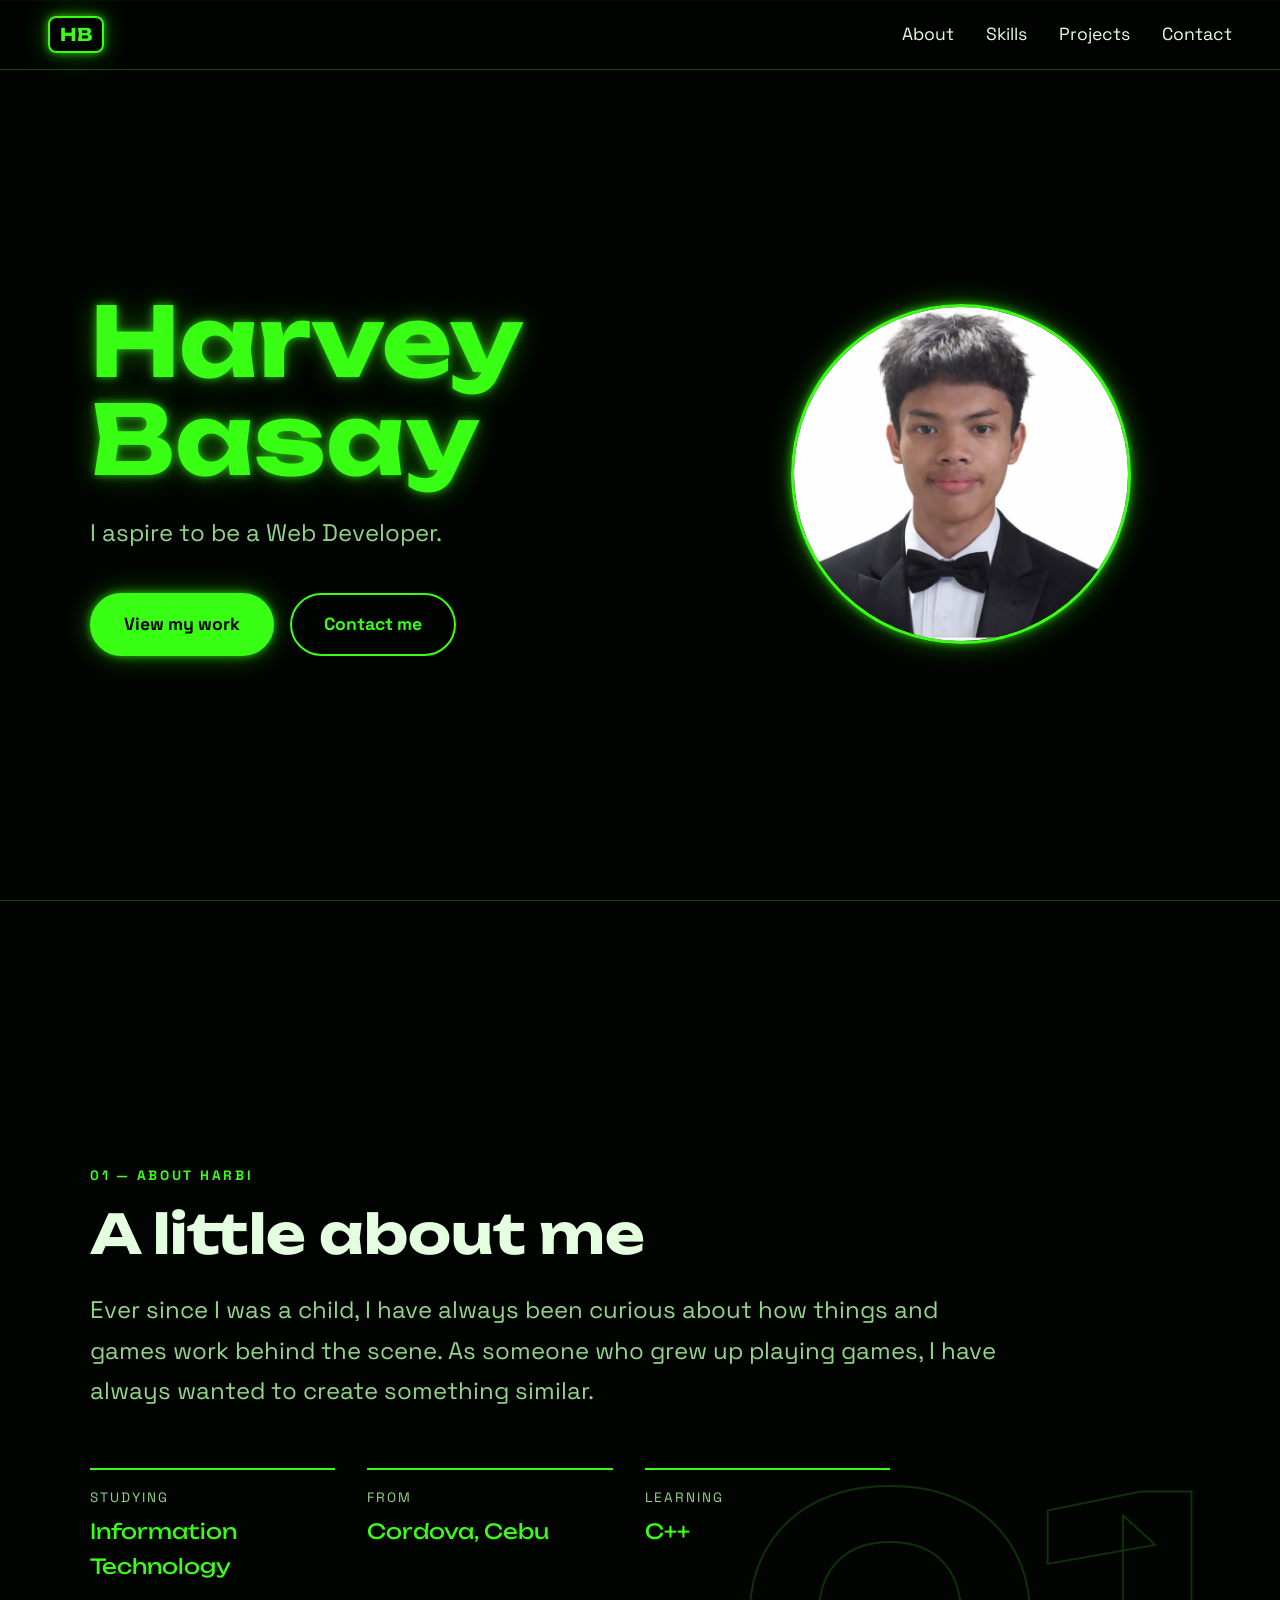
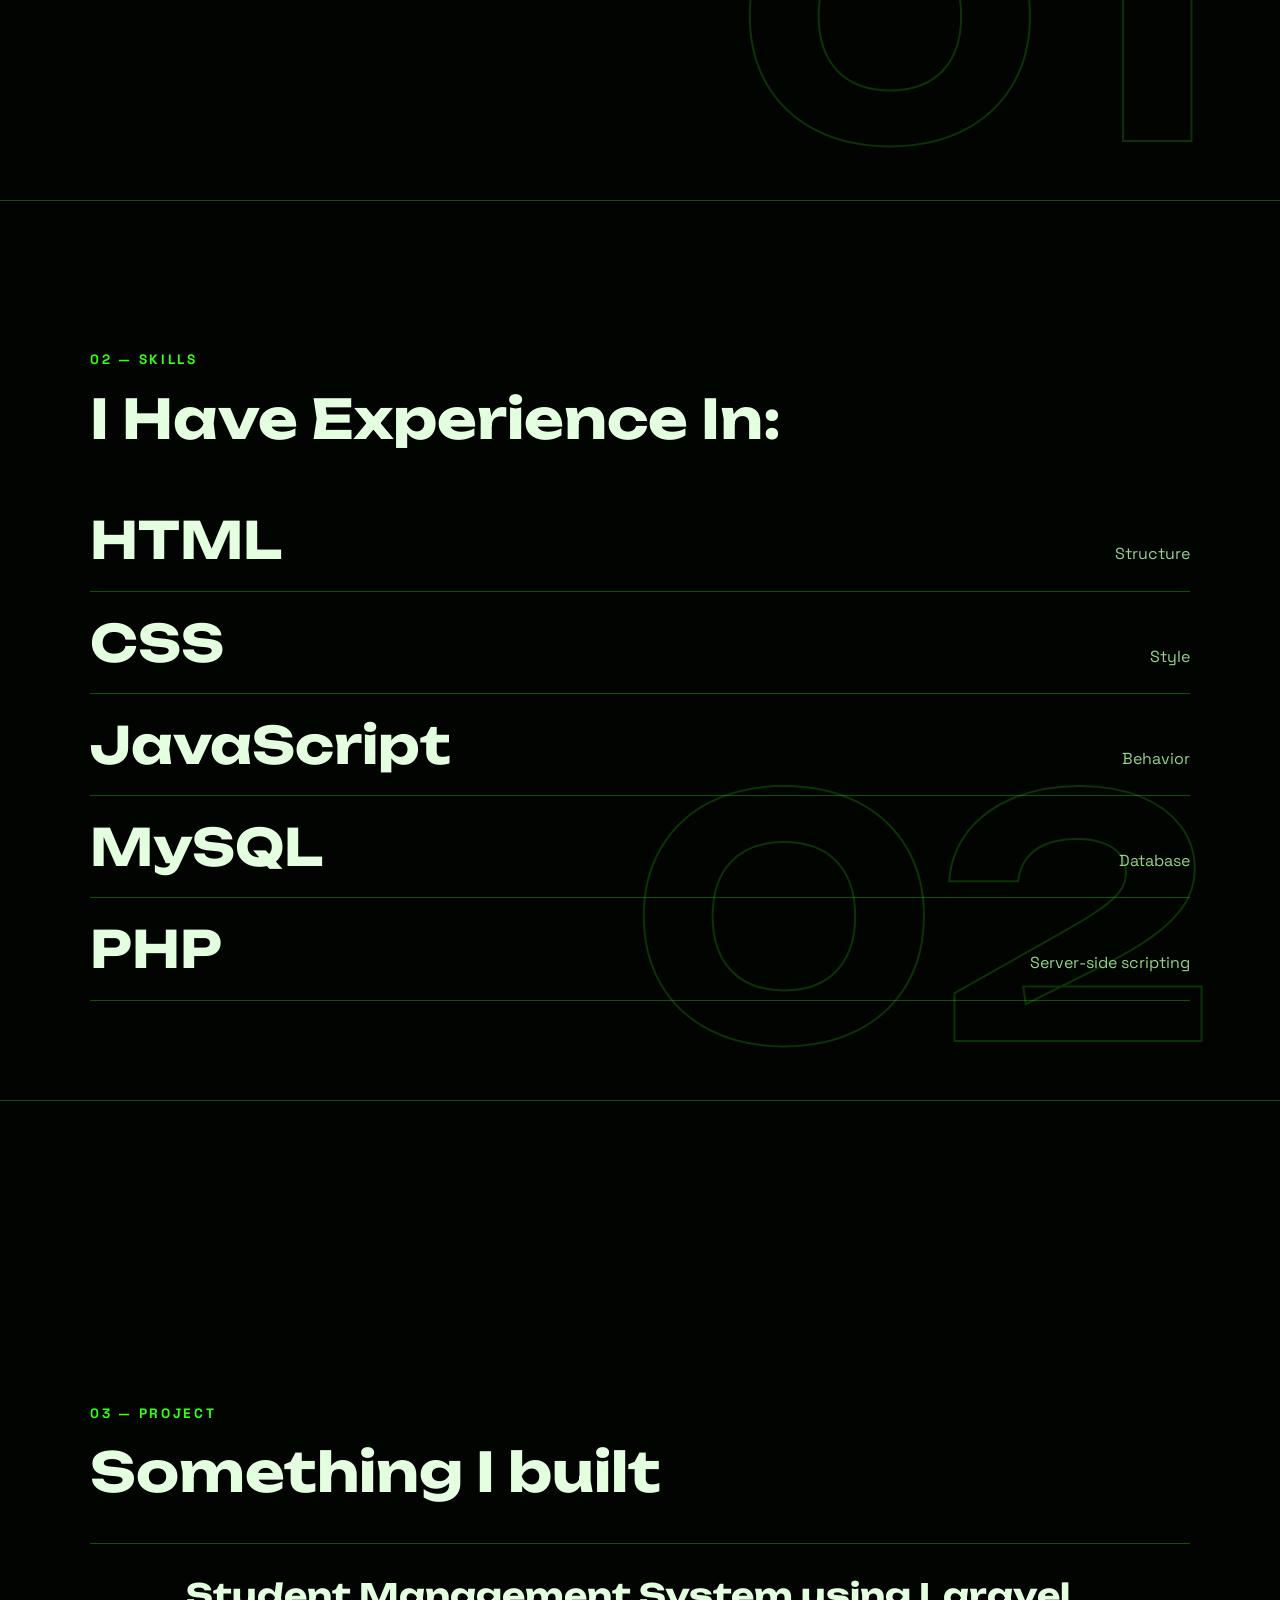
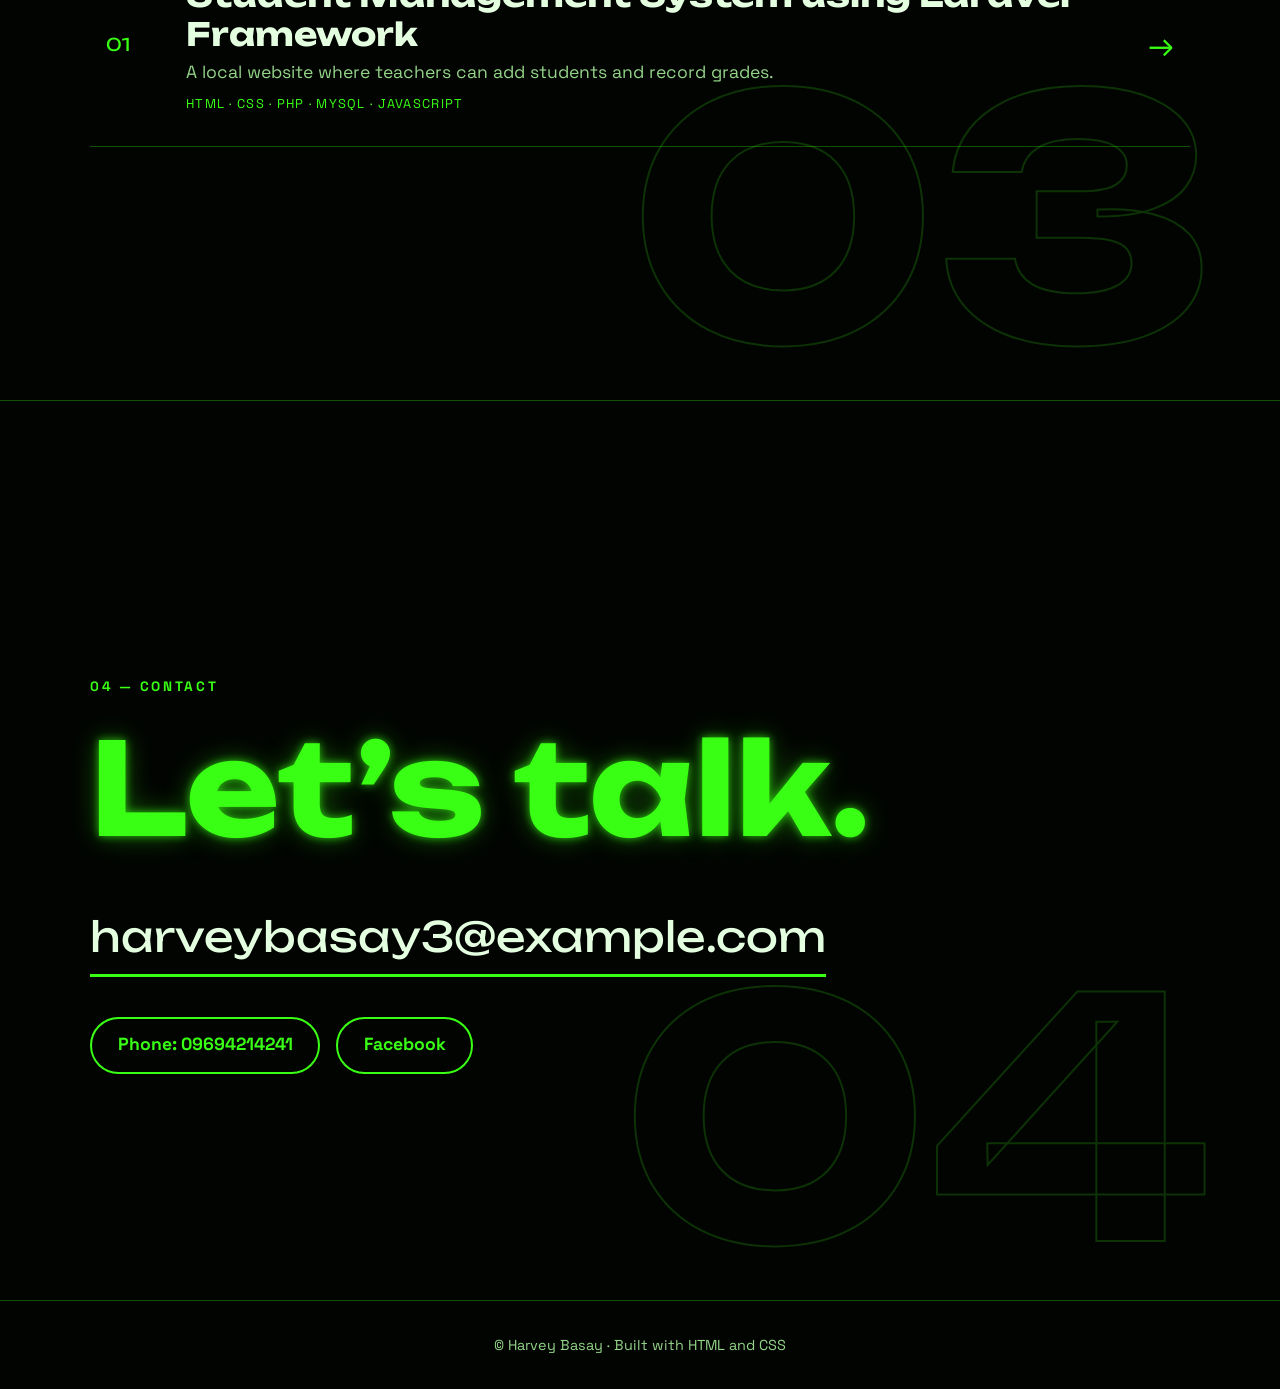
<file: index.html>
<!DOCTYPE html>
<html lang="en">
<head>
  <meta charset="UTF-8">
  <meta name="viewport" content="width=device-width, initial-scale=1">
  <title>Harvey Basay | Portfolio</title>
  <link href="https://fonts.googleapis.com/css2?family=Unbounded:wght@500;700&family=Space+Grotesk:wght@400;500;700&display=swap" rel="stylesheet">
  <link href="style.css" rel="stylesheet">
</head>
<body>

  <header class="nav">
    <a class="logo" href="#home" aria-label="Back to top">HB</a>
    <nav>
      <a href="#about">About</a>
      <a href="#skills">Skills</a>
      <a href="#projects">Projects</a>
      <a href="#contact">Contact</a>
    </nav>
  </header>

  <main>

    <section id="home" class="hero">
      <div class="inner hero-grid">
        <div class="hero-text">
          <h1>Harvey<br>Basay</h1>
          <p class="intro">I aspire to be a Web Developer.</p>
          <p class="buttons">
            <a class="btn solid" href="#projects">View my work</a>
            <a class="btn line" href="#contact">Contact me</a>
          </p>
        </div>

        <figure class="photo"> 
          <img src="litrato man natin ay kumupas/gwapo so much.png" alt="Photo of harbi gwapo the first">
        </figure>

      </div>
    </section>

    <section id="about">
      <span class="bgnum" aria-hidden="true">01</span>
      <div class="inner">
        <p class="eyebrow">01 &mdash; About Harbi</p>
        <h2>A little about me</h2>
        <p class="lead">Ever since I was a child, I have always been curious about how things and games work behind the scene. As someone who grew up playing games, I have always wanted to create something similar.</p>

        <dl class="facts">
          <div><dt>Studying</dt><dd>Information Technology</dd></div>
          <div><dt>From</dt><dd>Cordova, Cebu</dd></div>
          <div><dt>Learning</dt><dd>C++</dd></div>
        </dl>
      </div>
    </section>

    <section id="skills">
      <span class="bgnum" aria-hidden="true">02</span>
      <div class="inner">
        <p class="eyebrow">02 &mdash; Skills</p>
        <h2>I Have Experience In:</h2>
        <ul class="skills">
          <li><span>HTML</span><small>Structure</small></li>
          <li><span>CSS</span><small>Style</small></li>
          <li><span>JavaScript</span><small>Behavior</small></li>
          <li><span>MySQL</span><small>Database</small></li>
          <li><span>PHP</span><small>Server-side scripting</small></li>
        </ul>
      </div>
    </section>
    <section id="projects">
      <span class="bgnum" aria-hidden="true">03</span>
      <div class="inner">

        <p class="eyebrow">03 &mdash; Project</p>
        <h2>Something I built</h2>
        <div class="work">

          <a class="row" href="project-1.html">
            <span class="n">01</span>
            <span class="info">
              <strong>Student Management System using Laravel Framework</strong>
              <em>A local website where teachers can add students and record grades.</em>
              <small>HTML &middot; CSS &middot; PHP &middot; MySQL &middot; JavaScript</small>
            </span>
            <span class="arrow" aria-hidden="true">&rarr;</span>
          </a>

        </div>
        
      </div>
    </section>

    <section id="contact">
      <span class="bgnum" aria-hidden="true">04</span>
      <div class="inner">
        <p class="eyebrow">04 &mdash; Contact</p>
        <h2 class="big">Let&rsquo;s talk.</h2>
        <!-- CHECK: example.com is a placeholder. Use your real email address in BOTH places below -->
        <a class="mail" href="mailto:harveybasay3@example.com">harveybasay3@example.com</a>
        <p class="social">
          <a href="tel:09694214241">Phone: 09694214241</a>
          <a href="https://www.facebook.com/profile.php?id=61566080560430">Facebook</a>
        </p>
      </div>
    </section>

  </main>

  <footer>&copy; Harvey Basay &middot; Built with HTML and CSS</footer>

</body>
</html>
</file>
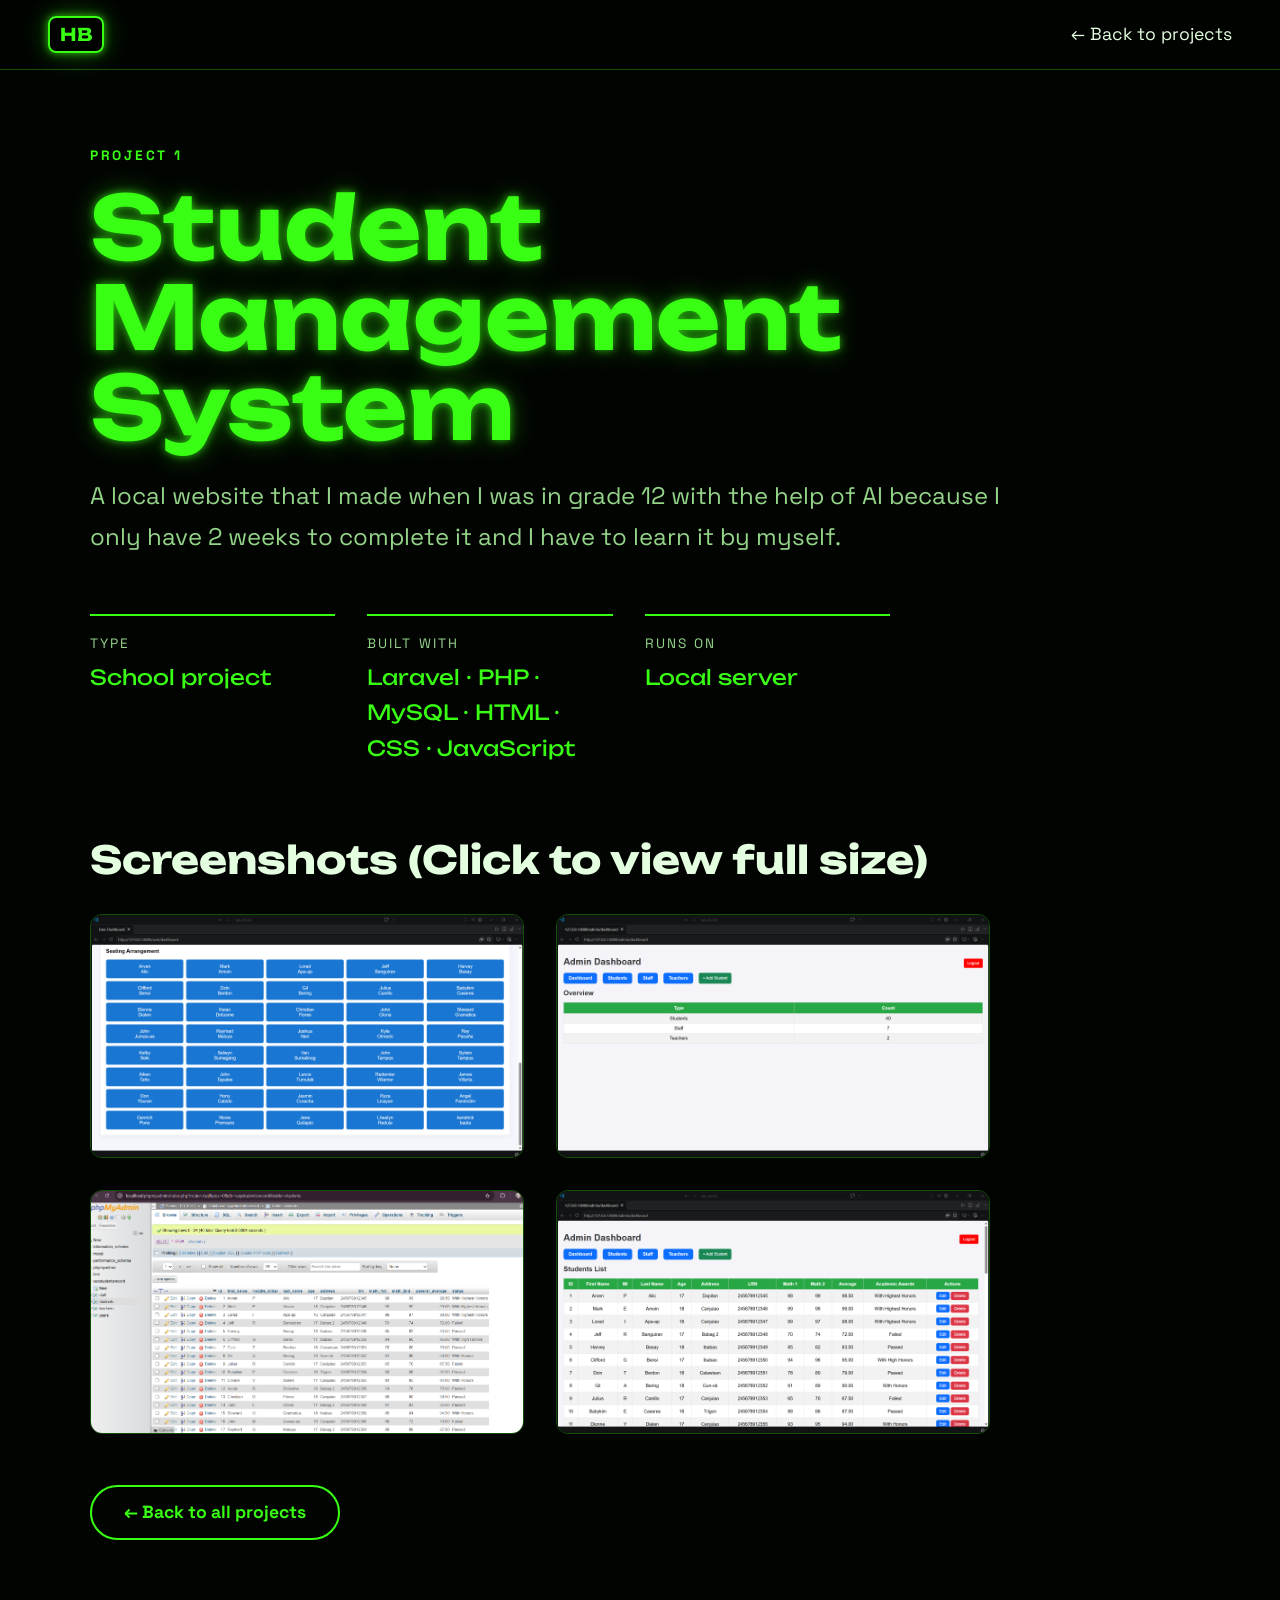
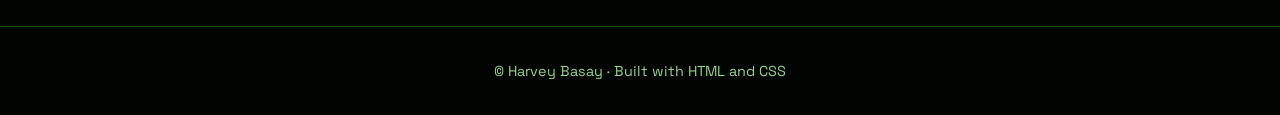
<file: project-1.html>
<!DOCTYPE html>
<html lang="en">
<head>
  <meta charset="UTF-8">
  <meta name="viewport" content="width=device-width, initial-scale=1">
  <title>Student Management System | Harvey Basay</title>
  <link href="https://fonts.googleapis.com/css2?family=Unbounded:wght@500;700&family=Space+Grotesk:wght@400;500;700&display=swap" rel="stylesheet">
  <link href="style.css" rel="stylesheet">
</head>
<body>

  <header class="nav">
    <a class="logo" href="index.html" aria-label="Back to home">HB</a>
    <nav><a href="index.html#projects">&larr; Back to projects</a></nav>
  </header>

  <main class="project-page">
    <article class="inner">

      <p class="eyebrow">Project 1</p>
      <h1>Student Management System </h1>
      <p class="lead">A local website that I made when I was in grade 12 with the help of AI because I only have 2 weeks to complete it and I have to learn it by myself.</p>

      <dl class="facts">
        <div><dt>Type</dt><dd>School project</dd></div>
        <div><dt>Built with</dt><dd>Laravel &middot; PHP &middot; MySQL &middot; HTML &middot; CSS &middot; JavaScript</dd></div>
        <div><dt>Runs on</dt><dd>Local server</dd></div>
      </dl>

      <h2>Screenshots
        (Click to view full size)
      </h2>

    <div class="gallery">

      <figure class="shot">
        <a href="litrato man natin ay kumupas/seat.png" target="_blank" rel="noopener">
          <img src="litrato man natin ay kumupas/seat.png" alt="Seat view">
        </a>
      </figure>

      <figure class="shot">
        <a href="litrato man natin ay kumupas/dashboard.png" target="_blank" rel="noopener">
          <img src="litrato man natin ay kumupas/dashboard.png" alt="Dashboard view">
        </a>
      </figure>

      <figure class="shot">
        <a href="litrato man natin ay kumupas/database.png" target="_blank" rel="noopener">
          <img src="litrato man natin ay kumupas/database.png" alt="Database view">
        </a>
      </figure>

      <figure class="shot">
        <a href="litrato man natin ay kumupas/studyante.png" target="_blank" rel="noopener">
          <img src="litrato man natin ay kumupas/studyante.png" alt="Student view">
        </a>
      </figure>

    </div>

      <p class="back"><a class="btn line" href="index.html#projects">&larr; Back to all projects</a></p>

    </article>
  </main>

  <footer>&copy; Harvey Basay &middot; Built with HTML and CSS</footer>

</body>
</html>
</file>
<file: style.css>
:root {
  --bg: #020402;
  --panel: #061006;
  --neon: #39ff14;
  --text: #e4ffe0;
  --dim: #94d489;
  --edge: rgba(57, 255, 20, 0.3);
  --glow: 0 0 8px rgba(57, 255, 20, 0.7), 0 0 28px rgba(57, 255, 20, 0.35);
  --display: "Unbounded", sans-serif;
}

* { box-sizing: border-box; }

body {
  margin: 0;
  background: var(--bg);
  color: var(--text);
  font-family: "Space Grotesk", Arial, sans-serif;
  font-size: 1.1rem;
  line-height: 1.7;
}

a { color: inherit; }
a:focus-visible { outline: 3px solid var(--neon); outline-offset: 4px; }

h1, h2, .logo, .facts dd, .skills span,
.row .n, .row strong, .mail, .bgnum {
  font-family: var(--display);
}

section {
  position: relative;
  min-height: 100svh;
  display: flex;
  align-items: center;
  padding: 8rem clamp(1.25rem, 7vw, 6rem) 5rem;
  overflow: hidden;
  border-top: 1px solid var(--edge);
}

.inner {
  position: relative;
  z-index: 1;
  width: 100%;
  max-width: 1100px;
  margin: 0 auto;
}

.bgnum {
  position: absolute;
  right: clamp(1rem, 5vw, 5rem);
  bottom: 1rem;
  font-weight: 700;
  font-size: clamp(8rem, 26vw, 22rem);
  line-height: 1;
  color: transparent;
  -webkit-text-stroke: 2px var(--neon);
  opacity: 0.18;
  pointer-events: none;
}

h1 {
  margin: 0 0 1.5rem;
  font-weight: 700;
  font-size: clamp(2.6rem, 8vw, 6rem);
  line-height: 1.02;
  color: var(--neon);
  text-shadow: var(--glow);
  overflow-wrap: anywhere;
}

h2 {
  margin: 0 0 1.5rem;
  font-weight: 700;
  font-size: clamp(1.9rem, 5vw, 3.4rem);
  line-height: 1.15;
}

h2.big {
  font-size: clamp(3rem, 11vw, 8rem);
  color: var(--neon);
  text-shadow: var(--glow);
}

.eyebrow {
  margin: 0 0 1rem;
  color: var(--neon);
  font-weight: 700;
  letter-spacing: 0.2em;
  text-transform: uppercase;
  font-size: 0.85rem;
}

.lead,
.intro {
  font-size: clamp(1.15rem, 2.4vw, 1.5rem);
  color: var(--dim);
}

.lead { max-width: 38em; }
.intro { max-width: 30em; margin: 0 0 2.5rem; }

.buttons { display: flex; flex-wrap: wrap; gap: 1rem; margin: 0; }

.btn,
.social a {
  border: 2px solid var(--neon);
  border-radius: 50px;
  font-weight: 700;
  text-decoration: none;
}

.btn { padding: 0.9rem 2rem; }
.social a { padding: 0.7rem 1.6rem; }

.btn.solid {
  background: var(--neon);
  color: #000;
  box-shadow: var(--glow);
}

.btn.line,
.social a { color: var(--neon); }

.btn:hover,
.social a:hover { box-shadow: var(--glow); }

.btn.line:hover,
.social a:hover { background: var(--neon); color: #000; }

.nav {
  position: fixed;
  top: 0;
  left: 0;
  right: 0;
  z-index: 10;
  display: flex;
  justify-content: space-between;
  align-items: center;
  padding: 1rem clamp(1.25rem, 5vw, 3rem);
  background: rgba(2, 4, 2, 0.85);
  border-bottom: 1px solid var(--edge);
}

.logo {
  font-weight: 700;
  text-decoration: none;
  color: var(--neon);
  border: 2px solid var(--neon);
  border-radius: 8px;
  padding: 0.1rem 0.6rem;
  box-shadow: var(--glow);
}

.nav nav { display: flex; gap: clamp(0.8rem, 3vw, 2rem); }
.nav nav a { text-decoration: none; }
.nav nav a:hover { color: var(--neon); text-shadow: var(--glow); }

.hero {
  flex-direction: column;
  justify-content: center;
  align-items: stretch;
}

.hero-grid {
  display: grid;
  grid-template-columns: 1.3fr 1fr;
  gap: 3rem;
  align-items: center;
}

.dot {
  width: 0.6rem;
  height: 0.6rem;
  border-radius: 50%;
  background: var(--neon);
  box-shadow: var(--glow);
}

.photo {
  margin: 0;
  justify-self: center;
  width: min(100%, 340px);
  aspect-ratio: 1;
  border-radius: 50%;
  border: 3px solid var(--neon);
  overflow: hidden;
  box-shadow: var(--glow);
}

.photo img {
  display: block;
  width: 100%;
  height: 100%;
  object-fit: cover;
}

.facts {
  display: grid;
  grid-template-columns: repeat(auto-fit, minmax(180px, 1fr));
  gap: 2rem;
  max-width: 800px;
  margin: 3.5rem 0 0;
}

.facts div { padding-top: 1rem; border-top: 2px solid var(--neon); }

.facts dt {
  color: var(--dim);
  font-size: 0.85rem;
  letter-spacing: 0.15em;
  text-transform: uppercase;
}

.facts dd {
  margin: 0.3rem 0 0;
  font-size: 1.3rem;
  color: var(--neon);
}

.skills { list-style: none; margin: 2.5rem 0 0; padding: 0; }

.skills li {
  display: flex;
  justify-content: space-between;
  align-items: baseline;
  gap: 1rem;
  padding: 1.4rem 0;
  border-bottom: 1px solid var(--edge);
}

.skills span {
  font-weight: 700;
  font-size: clamp(1.6rem, 5vw, 3.2rem);
  line-height: 1.1;
}

.skills small {
  color: var(--dim);
  font-size: 1rem;
  text-align: right;
}

.skills li:hover {
  color: var(--neon);
  text-shadow: var(--glow);
  border-color: var(--neon);
}

.work { margin-top: 2.5rem; border-top: 1px solid var(--edge); }

.row {
  display: grid;
  grid-template-columns: 4rem 1fr auto;
  gap: 1rem;
  align-items: center;
  padding: 2rem 1rem;
  border-bottom: 1px solid var(--edge);
  text-decoration: none;
}

.row .n { color: var(--neon); }
.row .info { display: flex; flex-direction: column; gap: 0.3rem; }

.row strong {
  font-size: clamp(1.3rem, 3.5vw, 2rem);
  line-height: 1.2;
}

.row em { font-style: normal; color: var(--dim); max-width: 40em; }

.row small {
  color: var(--neon);
  letter-spacing: 0.1em;
  text-transform: uppercase;
  font-size: 0.8rem;
}

.row .arrow { font-size: 2rem; color: var(--neon); }

.row:hover { background: var(--neon); color: #000; box-shadow: var(--glow); }
.row:hover * { color: #000; }

.mail {
  display: inline-block;
  margin-top: 1rem;
  padding-bottom: 0.3rem;
  font-size: clamp(1.1rem, 4.2vw, 2.6rem);
  text-decoration: none;
  overflow-wrap: anywhere;
  background: linear-gradient(var(--neon), var(--neon)) no-repeat 0 100% / 100% 3px;
}

.mail:hover { color: var(--neon); text-shadow: var(--glow); }

.social { display: flex; flex-wrap: wrap; gap: 1rem; margin: 2.5rem 0 0; }

footer {
  padding: 2rem 1rem;
  text-align: center;
  color: var(--dim);
  font-size: 0.9rem;
  border-top: 1px solid var(--edge);
}

.project-page { padding: 9rem clamp(1.25rem, 7vw, 6rem) 5rem; }
.project-page h1 { font-size: clamp(2.4rem, 9vw, 5.5rem); }
.project-page h2 { margin-top: 4.5rem; font-size: clamp(1.6rem, 4vw, 2.4rem); }
.project-page .buttons { margin-top: 2rem; }
.project-page .back { margin-top: 4rem; }

.gallery {
  display: grid;
  grid-template-columns: repeat(2, 1fr);
  gap: 2rem;
  max-width: 900px;
  margin-top: 2rem;
}

.shot { margin: 0; }

.shot img {
  display: block;
  width: 100%;
  aspect-ratio: 16 / 9;
  object-fit: cover;
  object-position: top;
  border-radius: 12px;
  border: 1px solid var(--edge);
  cursor: zoom-in;
}

.shot img:hover { border-color: var(--neon); box-shadow: var(--glow); }

.shot figcaption { margin-top: 0.6rem; color: var(--dim); font-size: 0.95rem; }

.btn,
.skills li,
.row,
.social a { transition: 0.25s; }

@media (max-width: 800px) {
  .hero-grid { grid-template-columns: 1fr; gap: 2rem; }
  .photo { order: -1; width: min(60%, 240px); justify-self: start; }
}

@media (max-width: 600px) {
  body { font-size: 1rem; }
  section { padding-top: 7rem; }
  .row { grid-template-columns: 2.6rem 1fr; padding: 1.5rem 0.5rem; }
  .row .arrow { display: none; }
  .skills small { display: none; }
  .nav nav a { font-size: 0.9rem; }
}
</file>
